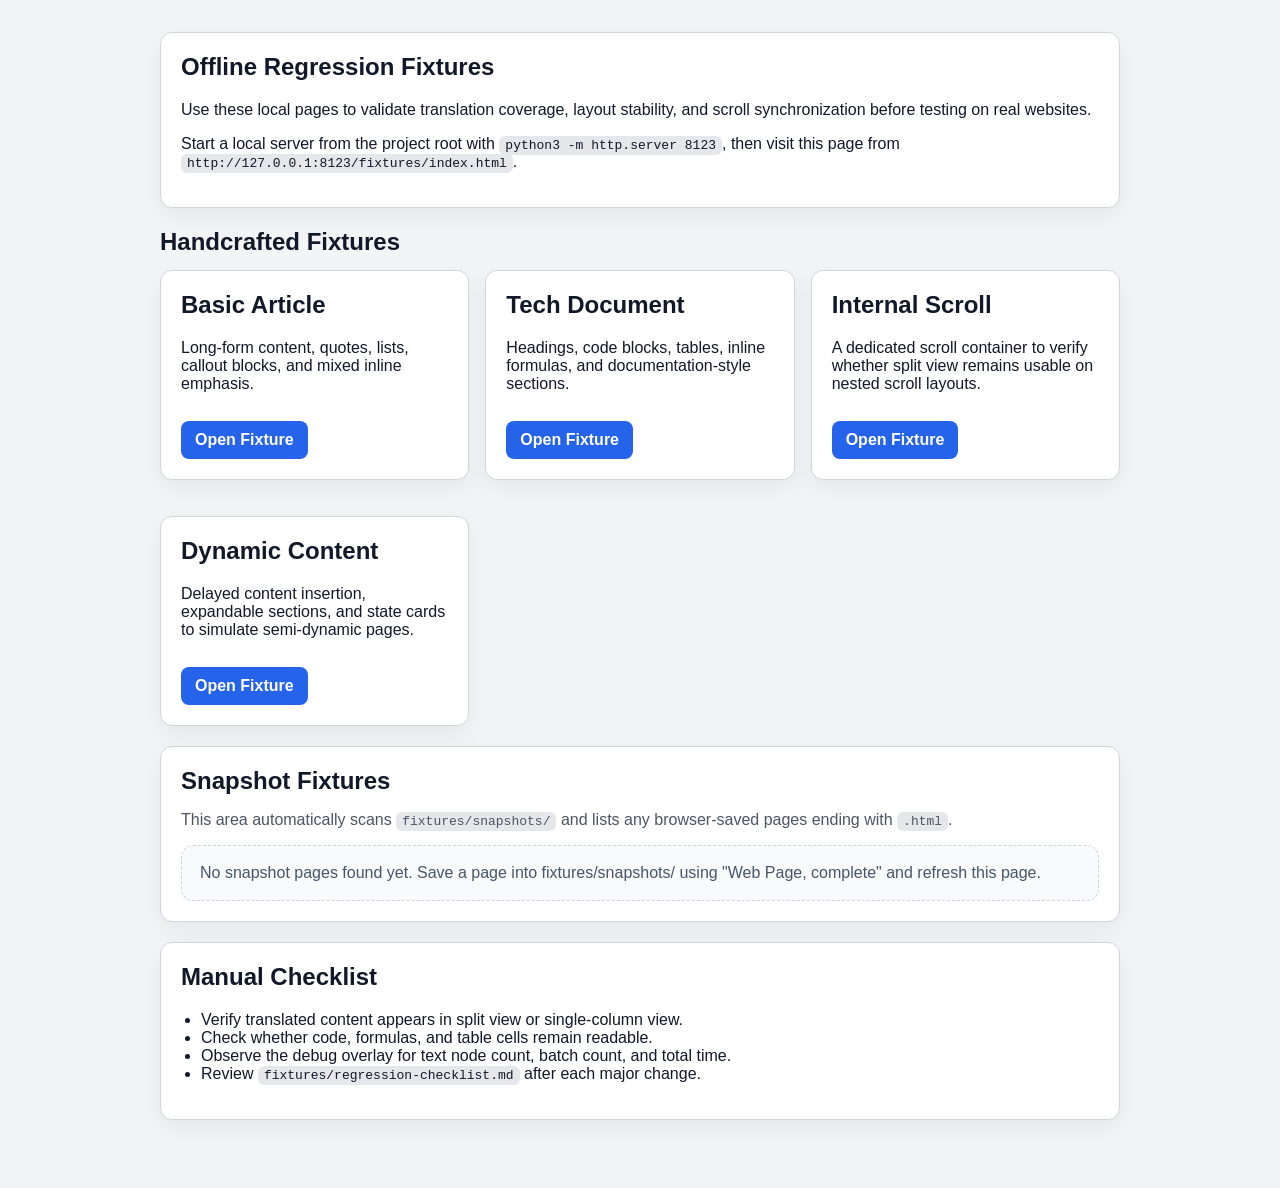
<file: fixtures/index.html>
<!DOCTYPE html>
<html lang="en">
<head>
  <meta charset="UTF-8">
  <meta name="viewport" content="width=device-width, initial-scale=1.0">
  <title>LLMPageTrans Offline Fixtures</title>
  <style>
    body {
      margin: 0;
      font-family: Arial, sans-serif;
      background: #f3f4f6;
      color: #111827;
    }

    main {
      max-width: 960px;
      margin: 0 auto;
      padding: 32px 20px 48px;
    }

    .hero,
    .card {
      background: #fff;
      border: 1px solid #d1d5db;
      border-radius: 12px;
      padding: 20px;
      margin-bottom: 20px;
      box-shadow: 0 8px 24px rgba(15, 23, 42, 0.06);
    }

    .grid {
      display: grid;
      grid-template-columns: repeat(auto-fit, minmax(260px, 1fr));
      gap: 16px;
    }

    h1, h2 {
      margin-top: 0;
    }

    a.button {
      display: inline-block;
      margin-top: 12px;
      padding: 10px 14px;
      border-radius: 8px;
      background: #2563eb;
      color: #fff;
      text-decoration: none;
      font-weight: bold;
    }

    code {
      background: #e5e7eb;
      padding: 2px 6px;
      border-radius: 6px;
    }

    ul {
      padding-left: 20px;
    }

    .section-title {
      margin-bottom: 14px;
    }

    .muted {
      color: #4b5563;
    }

    .empty-state {
      padding: 18px;
      border: 1px dashed #cbd5e1;
      border-radius: 12px;
      background: #f8fafc;
      color: #475569;
    }
  </style>
</head>
<body>
  <main>
    <section class="hero">
      <h1>Offline Regression Fixtures</h1>
      <p>Use these local pages to validate translation coverage, layout stability, and scroll synchronization before testing on real websites.</p>
      <p>Start a local server from the project root with <code>python3 -m http.server 8123</code>, then visit this page from <code>http://127.0.0.1:8123/fixtures/index.html</code>.</p>
    </section>

    <section>
      <h2 class="section-title">Handcrafted Fixtures</h2>
      <div class="grid">
      <article class="card">
        <h2>Basic Article</h2>
        <p>Long-form content, quotes, lists, callout blocks, and mixed inline emphasis.</p>
        <a class="button" href="./article-basic.html">Open Fixture</a>
      </article>

      <article class="card">
        <h2>Tech Document</h2>
        <p>Headings, code blocks, tables, inline formulas, and documentation-style sections.</p>
        <a class="button" href="./tech-doc.html">Open Fixture</a>
      </article>

      <article class="card">
        <h2>Internal Scroll</h2>
        <p>A dedicated scroll container to verify whether split view remains usable on nested scroll layouts.</p>
        <a class="button" href="./internal-scroll.html">Open Fixture</a>
      </article>

      <article class="card">
        <h2>Dynamic Content</h2>
        <p>Delayed content insertion, expandable sections, and state cards to simulate semi-dynamic pages.</p>
        <a class="button" href="./dynamic-content.html">Open Fixture</a>
      </article>
      </div>
    </section>

    <section class="card">
      <h2 class="section-title">Snapshot Fixtures</h2>
      <p class="muted">This area automatically scans <code>fixtures/snapshots/</code> and lists any browser-saved pages ending with <code>.html</code>.</p>
      <div id="snapshot-status" class="empty-state">Scanning snapshot directory...</div>
      <div id="snapshot-grid" class="grid" hidden></div>
    </section>

    <section class="card">
      <h2>Manual Checklist</h2>
      <ul>
        <li>Verify translated content appears in split view or single-column view.</li>
        <li>Check whether code, formulas, and table cells remain readable.</li>
        <li>Observe the debug overlay for text node count, batch count, and total time.</li>
        <li>Review <code>fixtures/regression-checklist.md</code> after each major change.</li>
      </ul>
    </section>
  </main>
  <script>
    function decodeSnapshotFileName(fileName) {
      try {
        return decodeURIComponent(fileName);
      } catch (_) {
        return fileName;
      }
    }

    function formatSnapshotTitle(fileName) {
      const decodedName = decodeSnapshotFileName(fileName);
      return decodedName
        .replace(/\.html$/i, '')
        .replace(/[_]+/g, ' ')
        .replace(/\s+/g, ' ')
        .trim();
    }

    async function loadSnapshotFixtures() {
      const statusElement = document.getElementById('snapshot-status');
      const gridElement = document.getElementById('snapshot-grid');

      try {
        const response = await fetch('./snapshots/');
        if (!response.ok) {
          throw new Error(`HTTP ${response.status}`);
        }

        const html = await response.text();
        const parser = new DOMParser();
        const directoryDoc = parser.parseFromString(html, 'text/html');
        const links = Array.from(directoryDoc.querySelectorAll('a'));
        const snapshotFiles = links
          .map((link) => link.getAttribute('href') || '')
          .filter((href) => href && !href.endsWith('/'))
          .filter((href) => /\.html$/i.test(href))
          .sort((a, b) => a.localeCompare(b));

        if (snapshotFiles.length === 0) {
          statusElement.textContent = 'No snapshot pages found yet. Save a page into fixtures/snapshots/ using "Web Page, complete" and refresh this page.';
          return;
        }

        gridElement.innerHTML = '';
        snapshotFiles.forEach((fileName) => {
          const decodedName = decodeSnapshotFileName(fileName);
          const article = document.createElement('article');
          article.className = 'card';

          const title = document.createElement('h2');
          title.textContent = formatSnapshotTitle(fileName);

          const description = document.createElement('p');
          description.textContent = 'Auto-discovered browser snapshot. Uses the original saved HTML and companion resource folder as-is.';

          const meta = document.createElement('p');
          meta.className = 'muted';
          meta.textContent = `Path: snapshots/${decodedName}`;

          const link = document.createElement('a');
          link.className = 'button';
          link.href = `./snapshots/${fileName}`;
          link.textContent = 'Open Snapshot';

          article.appendChild(title);
          article.appendChild(description);
          article.appendChild(meta);
          article.appendChild(link);
          gridElement.appendChild(article);
        });

        statusElement.hidden = true;
        gridElement.hidden = false;
      } catch (error) {
        statusElement.innerHTML = 'Failed to scan <code>fixtures/snapshots/</code>. Make sure you open this page through <code>python3 -m http.server 8123</code> or another server that exposes directory listing.';
        console.error('Failed to load snapshot fixtures:', error);
      }
    }

    loadSnapshotFixtures();
  </script>
</body>
</html>
</file>
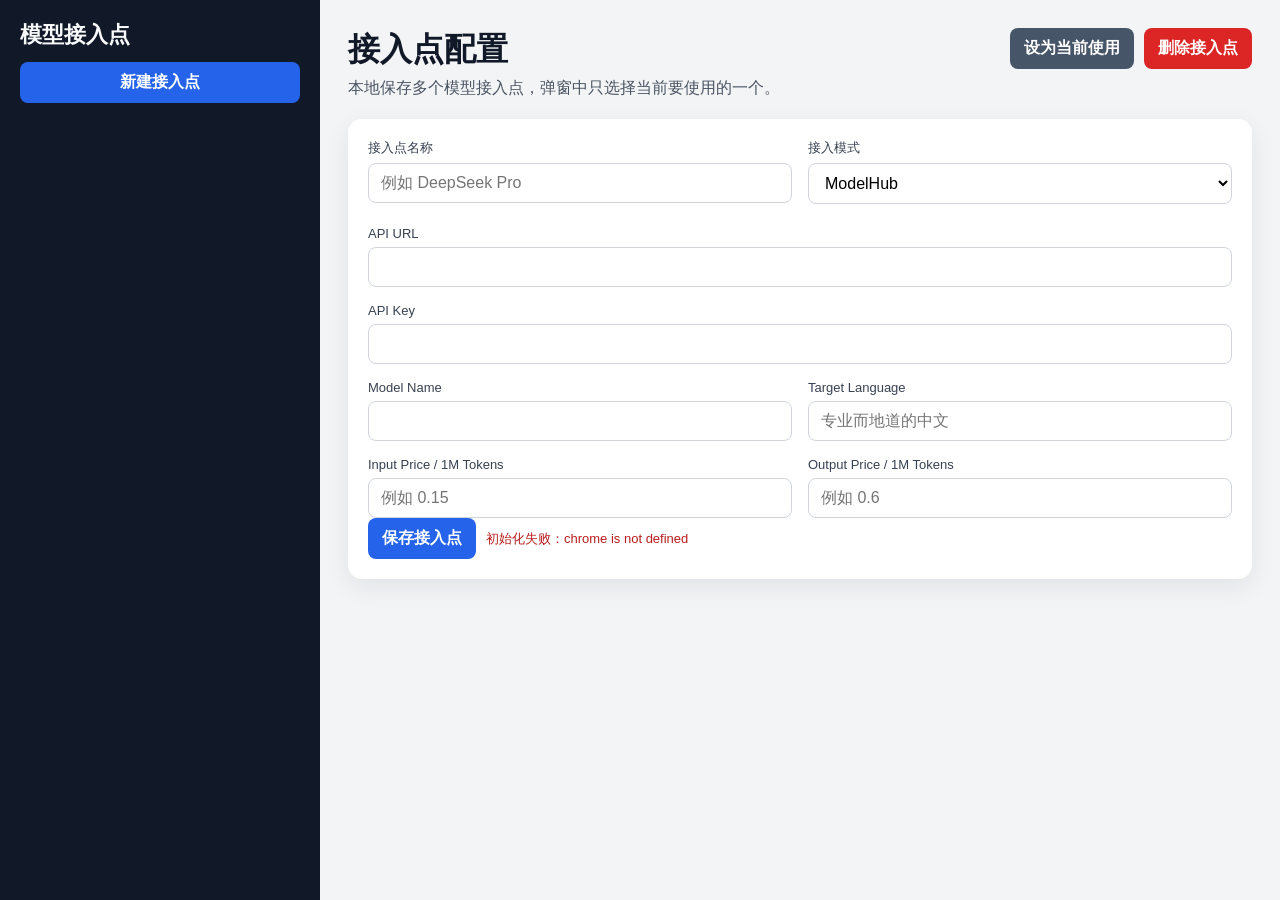
<file: endpoints.html>
<!DOCTYPE html>
<html lang="zh-CN">
<head>
  <meta charset="UTF-8">
  <title>模型接入点管理</title>
  <link rel="stylesheet" href="endpoints.css">
</head>
<body>
  <div class="page">
    <div class="sidebar">
      <div class="sidebar-header">
        <h2>模型接入点</h2>
        <button id="createEndpointBtn" type="button">新建接入点</button>
      </div>
      <div id="endpointList" class="endpoint-list"></div>
    </div>

    <div class="content">
      <div class="content-header">
        <div>
          <h1>接入点配置</h1>
          <p>本地保存多个模型接入点，弹窗中只选择当前要使用的一个。</p>
        </div>
        <div class="header-actions">
          <button id="setActiveBtn" type="button" class="secondary-button">设为当前使用</button>
          <button id="deleteEndpointBtn" type="button" class="danger-button">删除接入点</button>
        </div>
      </div>

      <div class="form-card">
        <div class="form-grid">
          <div class="form-group">
            <label for="endpointName">接入点名称</label>
            <input type="text" id="endpointName" placeholder="例如 DeepSeek Pro">
          </div>

          <div class="form-group">
            <label for="endpointMode">接入模式</label>
            <select id="endpointMode"></select>
            <div id="modeDescription" class="helper-text"></div>
          </div>

          <div class="form-group full-width">
            <label for="endpointUrl" id="endpointUrlLabel">API URL</label>
            <input type="text" id="endpointUrl">
          </div>

          <div class="form-group full-width">
            <label for="endpointApiKey" id="endpointApiKeyLabel">API Key</label>
            <input type="password" id="endpointApiKey">
          </div>

          <div class="form-group">
            <label for="endpointModelName" id="endpointModelLabel">Model Name</label>
            <input type="text" id="endpointModelName">
          </div>

          <div class="form-group">
            <label for="endpointTargetLang">Target Language</label>
            <input type="text" id="endpointTargetLang" placeholder="专业而地道的中文">
          </div>

          <div class="form-group">
            <label for="endpointInputPrice">Input Price / 1M Tokens</label>
            <input type="number" id="endpointInputPrice" min="0" step="0.0001" placeholder="例如 0.15">
          </div>

          <div class="form-group">
            <label for="endpointOutputPrice">Output Price / 1M Tokens</label>
            <input type="number" id="endpointOutputPrice" min="0" step="0.0001" placeholder="例如 0.6">
          </div>
        </div>

        <div class="footer-actions">
          <button id="saveEndpointBtn" type="button">保存接入点</button>
          <span id="status"></span>
        </div>
      </div>
    </div>
  </div>

  <script src="provider-config.js"></script>
  <script src="endpoint-storage.js"></script>
  <script src="endpoints.js"></script>
</body>
</html>
</file>
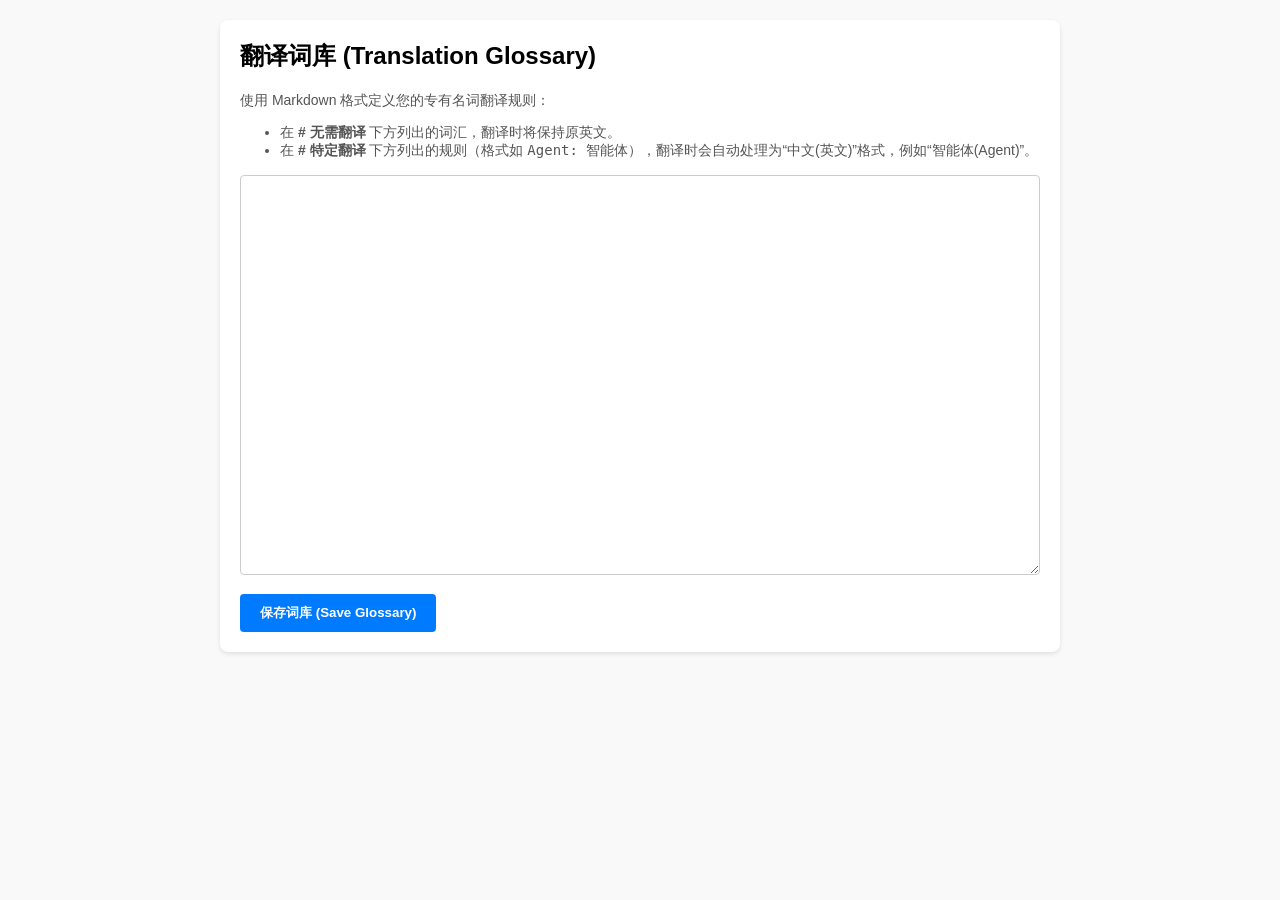
<file: glossary.html>
<!DOCTYPE html>
<html lang="en">
<head>
  <meta charset="UTF-8">
  <title>Translation Glossary Editor</title>
  <style>
    body {
      font-family: Arial, sans-serif;
      margin: 0;
      padding: 20px;
      background-color: #f9f9f9;
      display: flex;
      justify-content: center;
    }
    .container {
      width: 100%;
      max-width: 800px;
      background: white;
      padding: 20px;
      border-radius: 8px;
      box-shadow: 0 2px 4px rgba(0,0,0,0.1);
    }
    h2 { margin-top: 0; }
    .instructions {
      font-size: 14px;
      color: #555;
      margin-bottom: 15px;
    }
    textarea {
      width: 100%;
      height: 400px;
      font-family: monospace;
      font-size: 14px;
      padding: 10px;
      border: 1px solid #ccc;
      border-radius: 4px;
      box-sizing: border-box;
      resize: vertical;
    }
    .btn-container {
      margin-top: 15px;
      display: flex;
      align-items: center;
      gap: 15px;
    }
    button {
      padding: 10px 20px;
      background-color: #007bff;
      color: white;
      border: none;
      border-radius: 4px;
      cursor: pointer;
      font-weight: bold;
    }
    button:hover { background-color: #0056b3; }
    #status {
      color: green;
      font-size: 14px;
    }
  </style>
</head>
<body>
  <div class="container">
    <h2>翻译词库 (Translation Glossary)</h2>
    <div class="instructions">
      <p>使用 Markdown 格式定义您的专有名词翻译规则：</p>
      <ul>
        <li>在 <strong># 无需翻译</strong> 下方列出的词汇，翻译时将保持原英文。</li>
        <li>在 <strong># 特定翻译</strong> 下方列出的规则（格式如 <code>Agent: 智能体</code>），翻译时会自动处理为“中文(英文)”格式，例如“智能体(Agent)”。</li>
      </ul>
    </div>
    <textarea id="glossaryText"></textarea>
    <div class="btn-container">
      <button id="saveBtn">保存词库 (Save Glossary)</button>
      <span id="status"></span>
    </div>
  </div>
  <script src="glossary.js"></script>
</body>
</html>
</file>
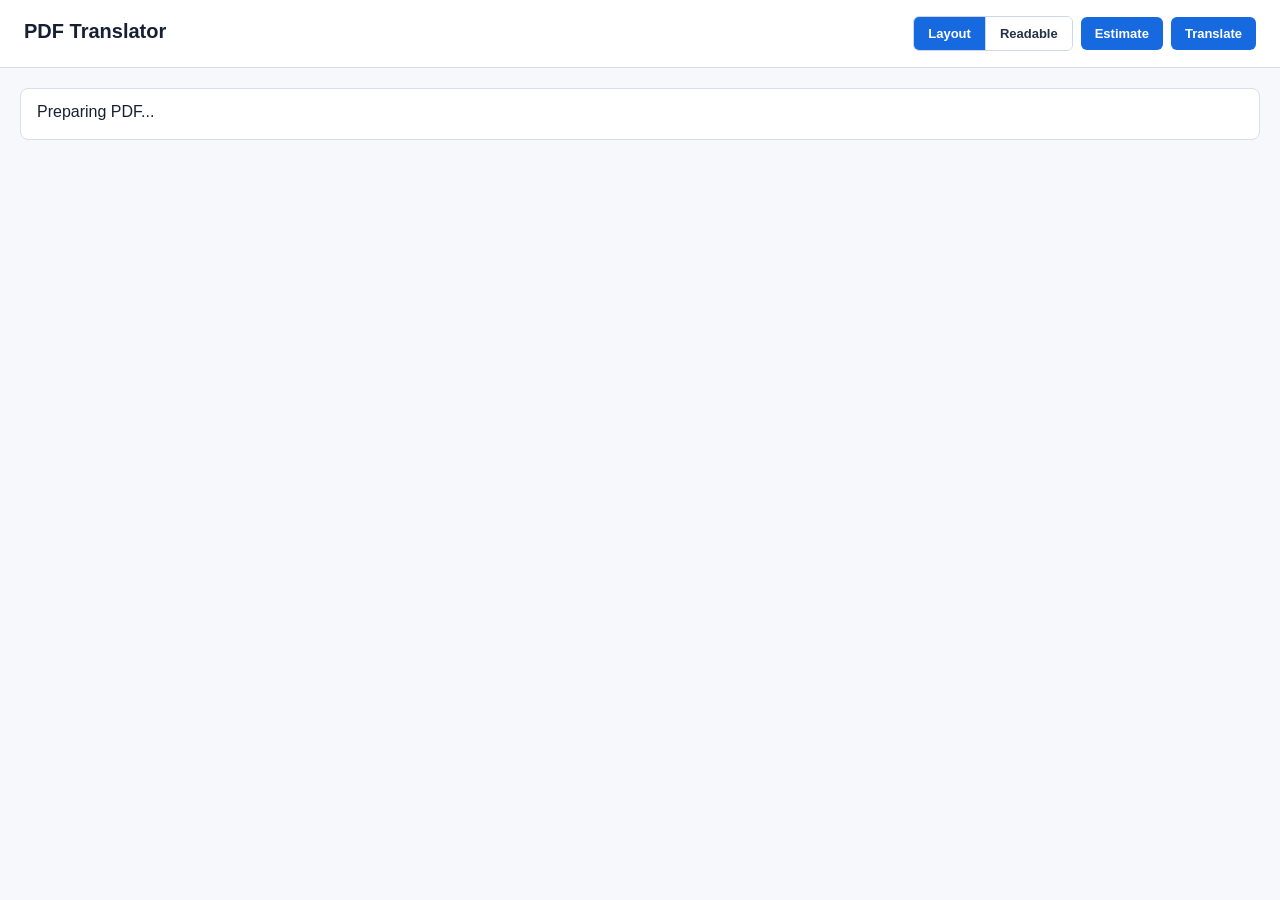
<file: pdf-viewer.html>
<!DOCTYPE html>
<html lang="zh-CN">
<head>
  <meta charset="UTF-8">
  <title>PDF Translator</title>
  <link rel="stylesheet" href="pdf-viewer.css">
</head>
<body>
  <header class="topbar">
    <div class="title-group">
      <h1>PDF Translator</h1>
      <div id="sourceLabel" class="source-label"></div>
    </div>
    <div class="actions">
      <div class="mode-toggle" role="group" aria-label="PDF display mode">
        <button id="layoutModeBtn" type="button" class="mode-button active">Layout</button>
        <button id="readableModeBtn" type="button" class="mode-button">Readable</button>
      </div>
      <button id="estimateBtn" type="button">Estimate</button>
      <button id="translateBtn" type="button">Translate</button>
    </div>
  </header>

  <main>
    <section id="statusPanel" class="status-panel">
      <div id="statusText">Preparing PDF...</div>
      <div id="progressText" class="muted"></div>
    </section>

    <section id="estimatePanel" class="estimate-panel" hidden></section>
    <section id="emptyPanel" class="empty-panel" hidden></section>
    <section id="pages" class="pages"></section>
  </main>

  <script src="pdf-text-utils.js"></script>
  <script type="module" src="pdf-viewer.js"></script>
</body>
</html>
</file>
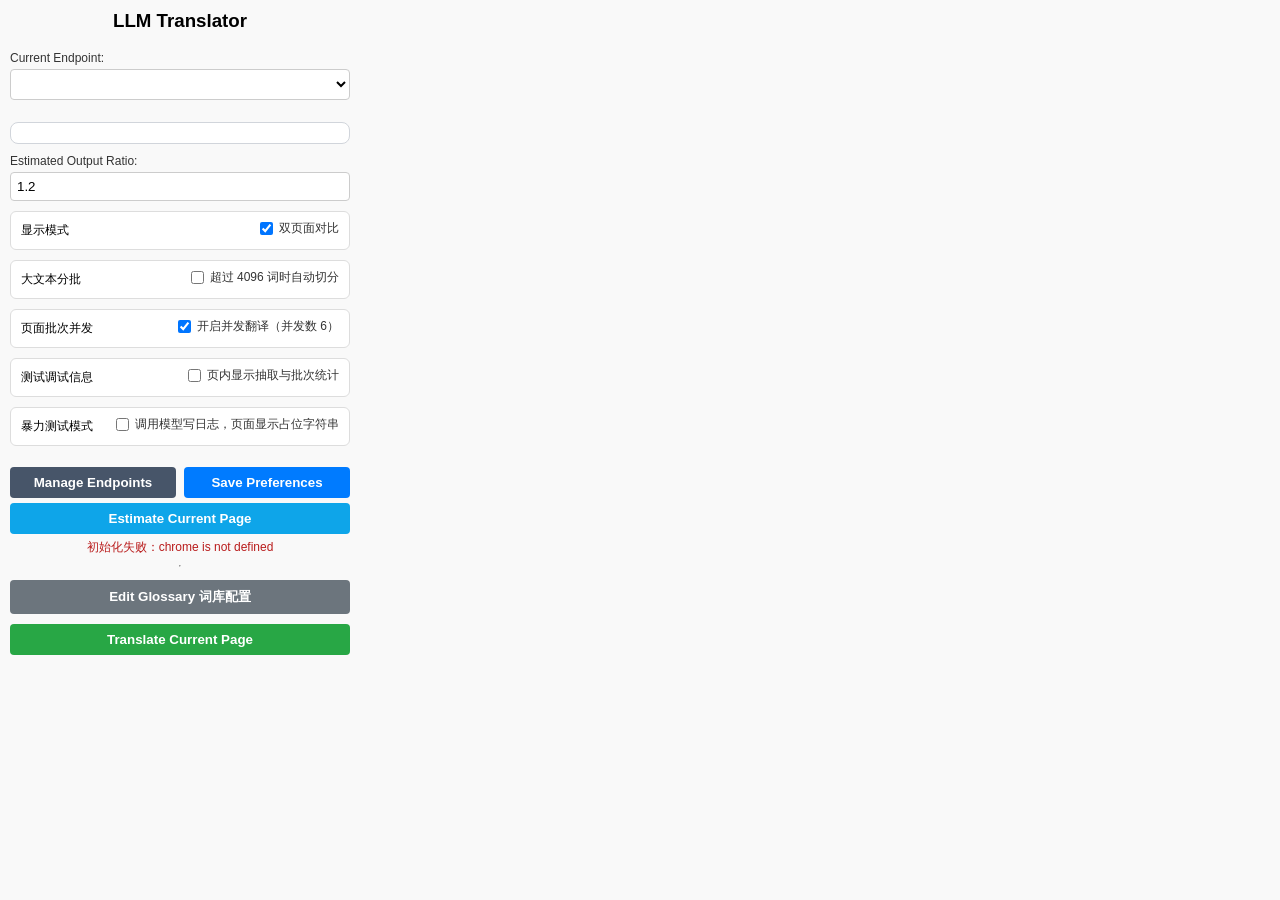
<file: popup.html>
<!DOCTYPE html>
<html lang="zh-CN">
<head>
  <meta charset="UTF-8">
  <title>LLM Translator Config</title>
  <link rel="stylesheet" href="popup.css">
</head>
<body>
  <div class="container">
    <h3>LLM Translator</h3>

    <div class="form-group">
      <label for="endpointSelect">Current Endpoint:</label>
      <select id="endpointSelect"></select>
      <div id="endpointDescription" class="helper-text"></div>
    </div>

    <div class="form-group">
      <div id="endpointSummary" class="result-card"></div>
    </div>

    <div class="form-group">
      <label for="estimatedOutputRatio">Estimated Output Ratio:</label>
      <input type="number" id="estimatedOutputRatio" min="0.5" step="0.1" value="1.2">
    </div>

    <div class="toggle-row">
      <span>显示模式</span>
      <label class="switch-label" for="splitViewEnabled">
        <input type="checkbox" id="splitViewEnabled" checked>
        <span>双页面对比</span>
      </label>
    </div>

    <div class="toggle-row">
      <span>大文本分批</span>
      <label class="switch-label" for="enablePromptChunking">
        <input type="checkbox" id="enablePromptChunking">
        <span>超过 4096 词时自动切分</span>
      </label>
    </div>

    <div class="toggle-row">
      <span>页面批次并发</span>
      <label class="switch-label" for="enableBatchConcurrency">
        <input type="checkbox" id="enableBatchConcurrency" checked>
        <span>开启并发翻译（并发数 6）</span>
      </label>
    </div>

    <div class="toggle-row">
      <span>测试调试信息</span>
      <label class="switch-label" for="enableDebugOverlay">
        <input type="checkbox" id="enableDebugOverlay">
        <span>页内显示抽取与批次统计</span>
      </label>
    </div>

    <div class="toggle-row">
      <span>暴力测试模式</span>
      <label class="switch-label" for="enableBrutalTestMode">
        <input type="checkbox" id="enableBrutalTestMode">
        <span>调用模型写日志，页面显示占位字符串</span>
      </label>
    </div>

    <div class="button-row">
      <button id="manageEndpointsBtn" type="button" class="secondary-button">Manage Endpoints</button>
      <button id="saveBtn" type="button">Save Preferences</button>
    </div>
    <button id="estimateBtn" type="button">Estimate Current Page</button>
    <div id="estimateResult" class="result-card" hidden></div>
    <div id="status"></div>

    <hr>
    
    <button id="editGlossaryBtn" style="background-color: #6c757d; margin-bottom: 5px;">Edit Glossary 词库配置</button>
    <button id="translateBtn">Translate Current Page</button>
  </div>
  <script src="provider-config.js"></script>
  <script src="endpoint-storage.js"></script>
  <script src="pdf-source-utils.js"></script>
  <script src="popup.js"></script>
</body>
</html>
</file>
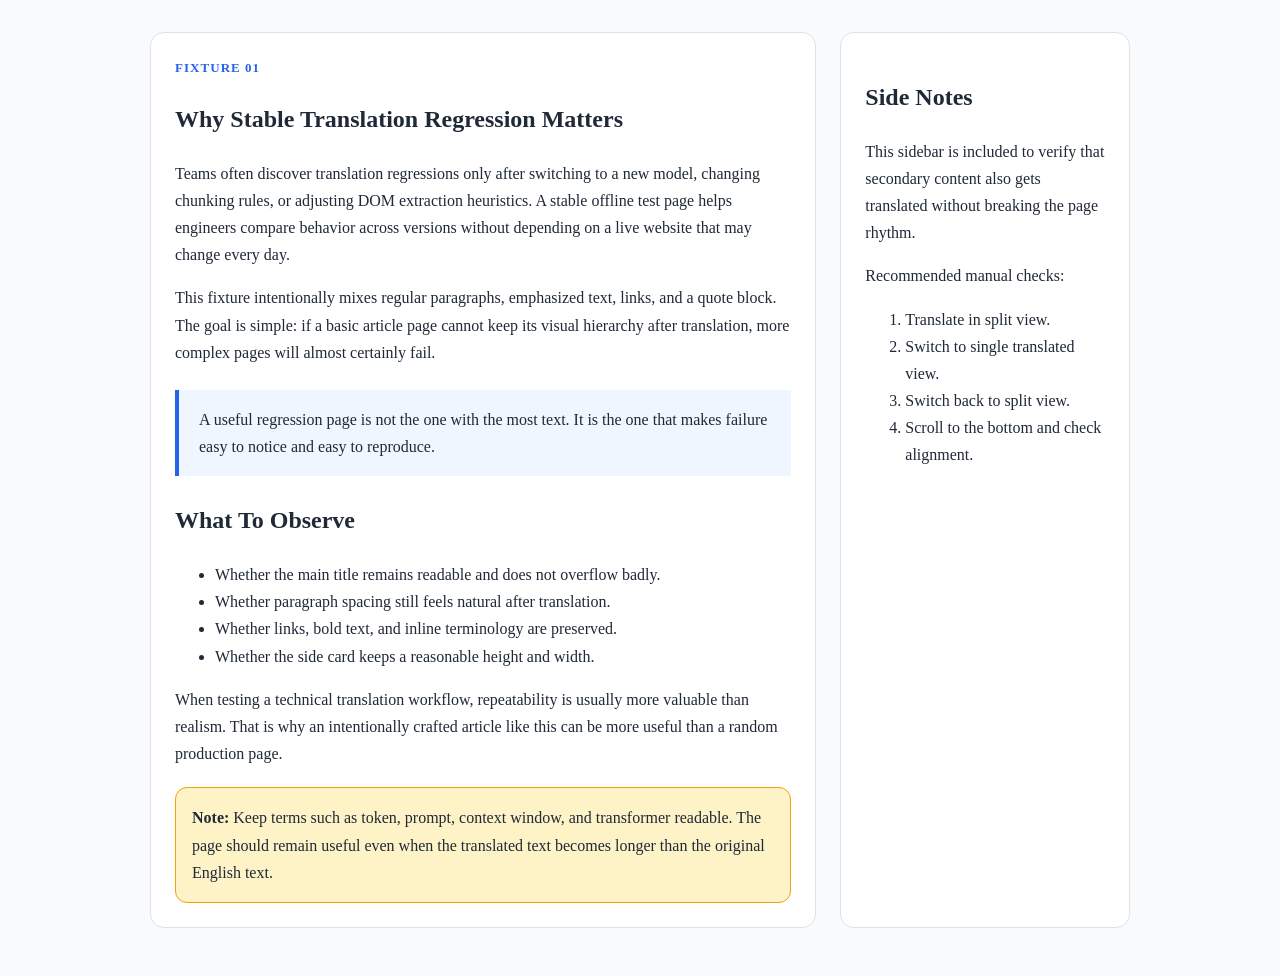
<file: fixtures/article-basic.html>
<!DOCTYPE html>
<html lang="en">
<head>
  <meta charset="UTF-8">
  <meta name="viewport" content="width=device-width, initial-scale=1.0">
  <title>Fixture: Basic Article</title>
  <style>
    body {
      margin: 0;
      font-family: Georgia, serif;
      line-height: 1.7;
      color: #1f2937;
      background: #f8fafc;
    }

    .layout {
      max-width: 980px;
      margin: 0 auto;
      padding: 32px 20px 48px;
      display: grid;
      grid-template-columns: 2.3fr 1fr;
      gap: 24px;
    }

    article,
    aside {
      background: #fff;
      border: 1px solid #dbe2ea;
      border-radius: 14px;
      padding: 24px;
    }

    .eyebrow {
      color: #2563eb;
      font-size: 13px;
      font-weight: bold;
      text-transform: uppercase;
      letter-spacing: 0.08em;
    }

    blockquote {
      margin: 24px 0;
      padding: 16px 20px;
      border-left: 4px solid #2563eb;
      background: #eff6ff;
    }

    .callout {
      background: #fef3c7;
      border: 1px solid #f59e0b;
      border-radius: 12px;
      padding: 16px;
      margin-top: 20px;
    }
  </style>
</head>
<body>
  <div class="layout">
    <article>
      <div class="eyebrow">Fixture 01</div>
      <h1>Why Stable Translation Regression Matters</h1>
      <p>Teams often discover translation regressions only after switching to a new model, changing chunking rules, or adjusting DOM extraction heuristics. A stable offline test page helps engineers compare behavior across versions without depending on a live website that may change every day.</p>
      <p>This fixture intentionally mixes regular paragraphs, emphasized text, links, and a quote block. The goal is simple: if a basic article page cannot keep its visual hierarchy after translation, more complex pages will almost certainly fail.</p>
      <blockquote>
        A useful regression page is not the one with the most text. It is the one that makes failure easy to notice and easy to reproduce.
      </blockquote>
      <h2>What To Observe</h2>
      <ul>
        <li>Whether the main title remains readable and does not overflow badly.</li>
        <li>Whether paragraph spacing still feels natural after translation.</li>
        <li>Whether links, bold text, and inline terminology are preserved.</li>
        <li>Whether the side card keeps a reasonable height and width.</li>
      </ul>
      <p>When testing a technical translation workflow, repeatability is usually more valuable than realism. That is why an intentionally crafted article like this can be more useful than a random production page.</p>
      <div class="callout">
        <strong>Note:</strong> Keep terms such as token, prompt, context window, and transformer readable. The page should remain useful even when the translated text becomes longer than the original English text.
      </div>
    </article>

    <aside>
      <h2>Side Notes</h2>
      <p>This sidebar is included to verify that secondary content also gets translated without breaking the page rhythm.</p>
      <p>Recommended manual checks:</p>
      <ol>
        <li>Translate in split view.</li>
        <li>Switch to single translated view.</li>
        <li>Switch back to split view.</li>
        <li>Scroll to the bottom and check alignment.</li>
      </ol>
    </aside>
  </div>
</body>
</html>
</file>
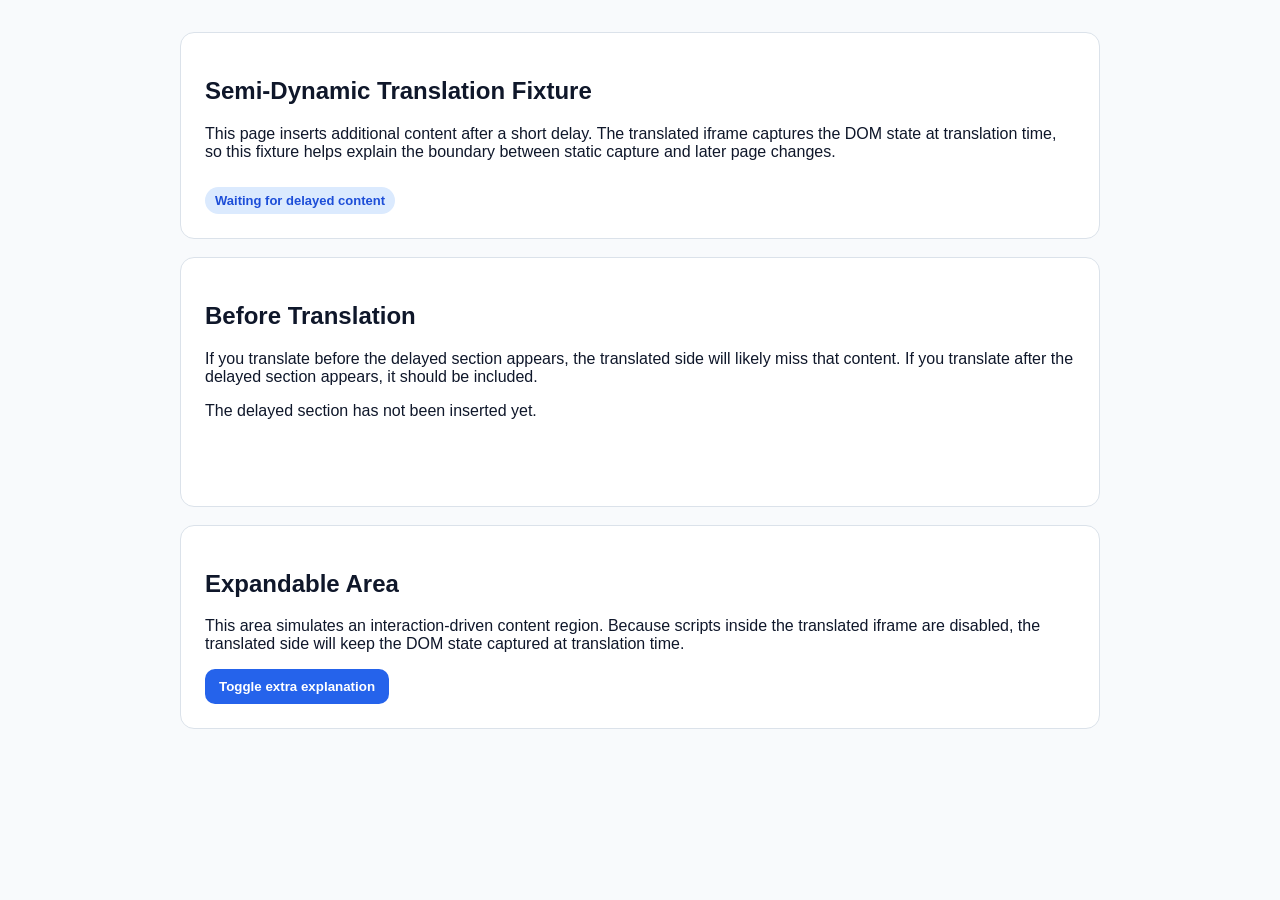
<file: fixtures/dynamic-content.html>
<!DOCTYPE html>
<html lang="en">
<head>
  <meta charset="UTF-8">
  <meta name="viewport" content="width=device-width, initial-scale=1.0">
  <title>Fixture: Dynamic Content</title>
  <style>
    body {
      margin: 0;
      font-family: Arial, sans-serif;
      background: #f8fafc;
      color: #0f172a;
    }

    main {
      max-width: 920px;
      margin: 0 auto;
      padding: 32px 20px 56px;
    }

    .hero,
    .panel {
      background: #fff;
      border: 1px solid #dbe2ea;
      border-radius: 14px;
      padding: 24px;
      margin-bottom: 18px;
    }

    .status {
      display: inline-block;
      margin-top: 10px;
      padding: 6px 10px;
      border-radius: 999px;
      background: #dbeafe;
      color: #1d4ed8;
      font-size: 13px;
      font-weight: bold;
    }

    button {
      padding: 10px 14px;
      border: none;
      border-radius: 10px;
      background: #2563eb;
      color: white;
      font-weight: bold;
      cursor: pointer;
    }

    #delayed-content {
      min-height: 80px;
    }

    #extra-panel {
      display: none;
    }
  </style>
</head>
<body>
  <main>
    <section class="hero">
      <h1>Semi-Dynamic Translation Fixture</h1>
      <p>This page inserts additional content after a short delay. The translated iframe captures the DOM state at translation time, so this fixture helps explain the boundary between static capture and later page changes.</p>
      <span id="load-status" class="status">Waiting for delayed content</span>
    </section>

    <section class="panel">
      <h2>Before Translation</h2>
      <p>If you translate before the delayed section appears, the translated side will likely miss that content. If you translate after the delayed section appears, it should be included.</p>
      <div id="delayed-content">
        <p>The delayed section has not been inserted yet.</p>
      </div>
    </section>

    <section class="panel">
      <h2>Expandable Area</h2>
      <p>This area simulates an interaction-driven content region. Because scripts inside the translated iframe are disabled, the translated side will keep the DOM state captured at translation time.</p>
      <button id="toggle-extra" type="button">Toggle extra explanation</button>
      <div id="extra-panel">
        <p>Interactive areas are useful test cases because they reveal an intentional product trade-off: layout stability is favored over live interactivity inside the translated clone.</p>
      </div>
    </section>
  </main>

  <script>
    const delayedContent = document.getElementById('delayed-content');
    const loadStatus = document.getElementById('load-status');
    const extraPanel = document.getElementById('extra-panel');
    const toggleButton = document.getElementById('toggle-extra');

    window.setTimeout(() => {
      delayedContent.innerHTML = '<p>Delayed content is now visible. Use this block to verify whether translation happened before or after dynamic content finished rendering.</p><p>Regression note: pages with lazy sections may need a refresh or a re-translate action once the DOM becomes stable.</p>';
      loadStatus.textContent = 'Delayed content loaded';
    }, 1800);

    toggleButton.addEventListener('click', () => {
      extraPanel.style.display = extraPanel.style.display === 'block' ? 'none' : 'block';
    });
  </script>
</body>
</html>
</file>
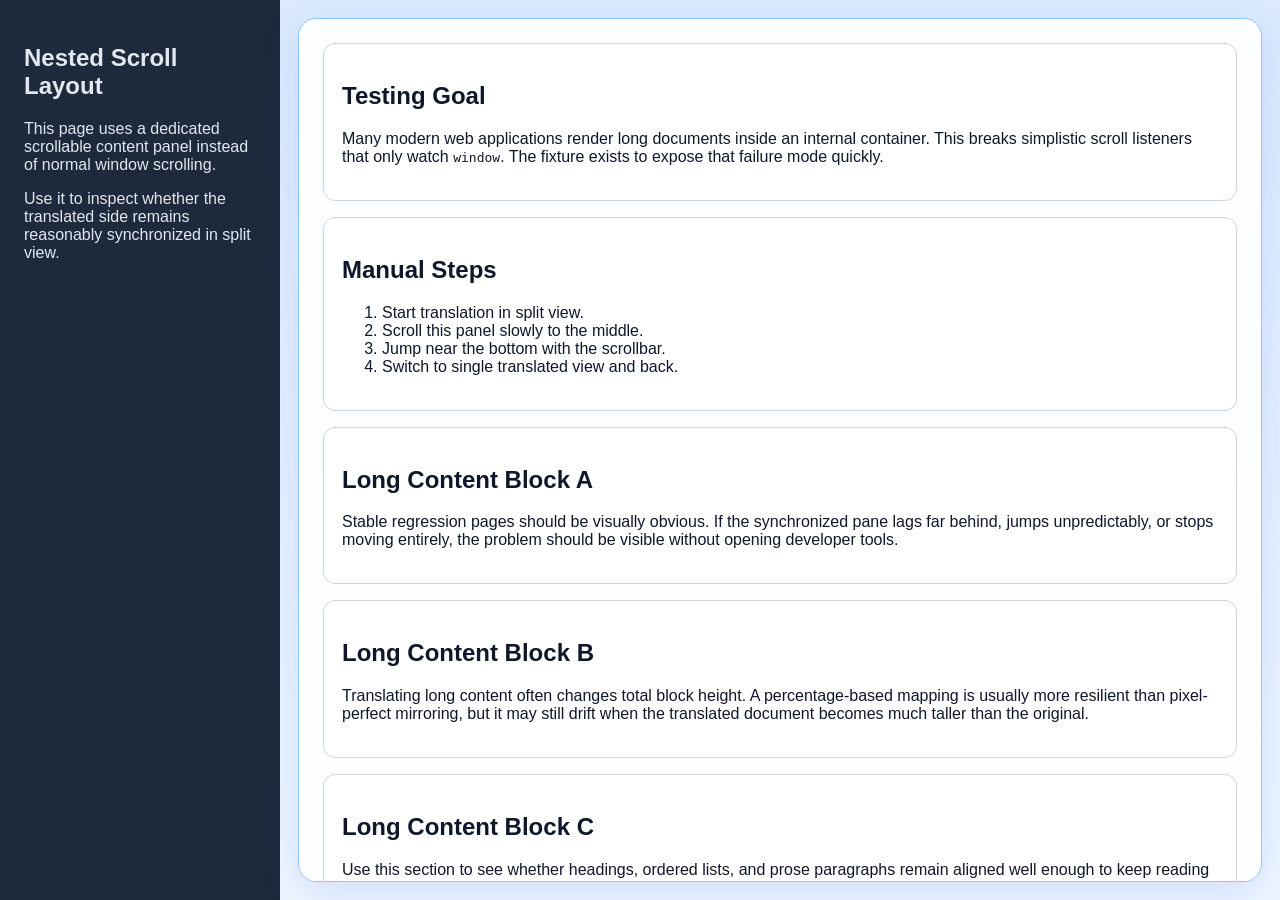
<file: fixtures/internal-scroll.html>
<!DOCTYPE html>
<html lang="en">
<head>
  <meta charset="UTF-8">
  <meta name="viewport" content="width=device-width, initial-scale=1.0">
  <title>Fixture: Internal Scroll</title>
  <style>
    body {
      margin: 0;
      font-family: Arial, sans-serif;
      background: linear-gradient(180deg, #dbeafe 0%, #eff6ff 100%);
      color: #0f172a;
      height: 100vh;
      overflow: hidden;
    }

    .shell {
      height: 100vh;
      display: grid;
      grid-template-columns: 280px 1fr;
    }

    aside {
      padding: 24px;
      background: #1e293b;
      color: #e2e8f0;
    }

    .scroll-panel {
      margin: 18px;
      padding: 24px;
      overflow-y: auto;
      border-radius: 18px;
      border: 1px solid #93c5fd;
      background: rgba(255, 255, 255, 0.9);
      box-shadow: 0 12px 40px rgba(37, 99, 235, 0.15);
    }

    .card {
      padding: 18px;
      margin-bottom: 16px;
      border: 1px solid #cbd5e1;
      border-radius: 12px;
      background: #fff;
    }
  </style>
</head>
<body>
  <div class="shell">
    <aside>
      <h1>Nested Scroll Layout</h1>
      <p>This page uses a dedicated scrollable content panel instead of normal window scrolling.</p>
      <p>Use it to inspect whether the translated side remains reasonably synchronized in split view.</p>
    </aside>

    <main class="scroll-panel">
      <div class="card">
        <h2>Testing Goal</h2>
        <p>Many modern web applications render long documents inside an internal container. This breaks simplistic scroll listeners that only watch <code>window</code>. The fixture exists to expose that failure mode quickly.</p>
      </div>

      <div class="card">
        <h2>Manual Steps</h2>
        <ol>
          <li>Start translation in split view.</li>
          <li>Scroll this panel slowly to the middle.</li>
          <li>Jump near the bottom with the scrollbar.</li>
          <li>Switch to single translated view and back.</li>
        </ol>
      </div>

      <div class="card">
        <h2>Long Content Block A</h2>
        <p>Stable regression pages should be visually obvious. If the synchronized pane lags far behind, jumps unpredictably, or stops moving entirely, the problem should be visible without opening developer tools.</p>
      </div>

      <div class="card">
        <h2>Long Content Block B</h2>
        <p>Translating long content often changes total block height. A percentage-based mapping is usually more resilient than pixel-perfect mirroring, but it may still drift when the translated document becomes much taller than the original.</p>
      </div>

      <div class="card">
        <h2>Long Content Block C</h2>
        <p>Use this section to see whether headings, ordered lists, and prose paragraphs remain aligned well enough to keep reading comfortable in split view mode.</p>
      </div>

      <div class="card">
        <h2>Long Content Block D</h2>
        <p>The exact implementation does not need to be perfect. It only needs to be stable, explainable, and easy to regress-test after future changes.</p>
      </div>

      <div class="card">
        <h2>Bottom Marker</h2>
        <p>You reached the end of the internal scroll fixture. If the translated pane is also near the end, the current scroll sync strategy is at least usable for this case.</p>
      </div>
    </main>
  </div>
</body>
</html>
</file>
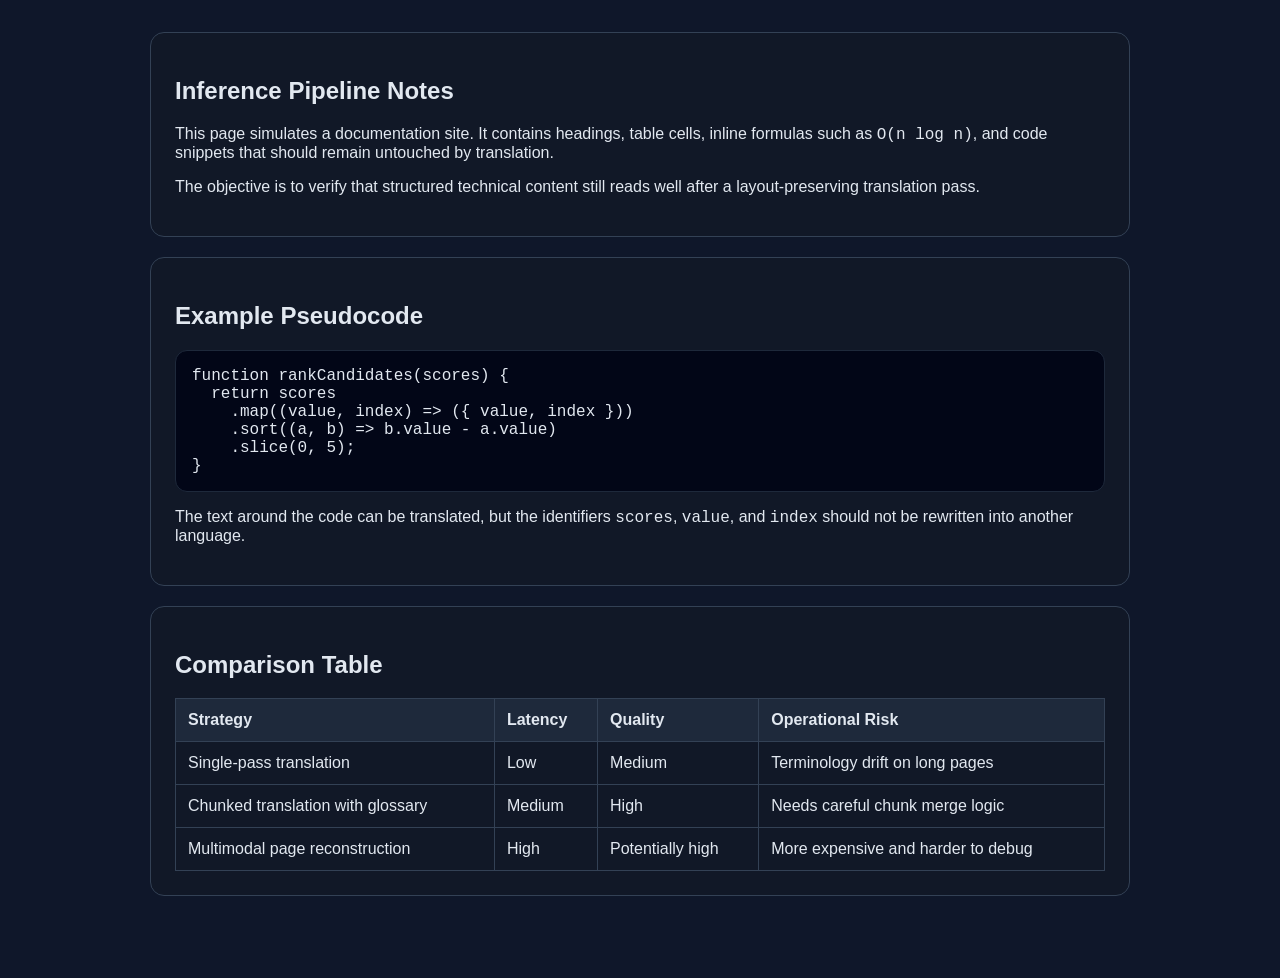
<file: fixtures/tech-doc.html>
<!DOCTYPE html>
<html lang="en">
<head>
  <meta charset="UTF-8">
  <meta name="viewport" content="width=device-width, initial-scale=1.0">
  <title>Fixture: Tech Document</title>
  <style>
    body {
      margin: 0;
      font-family: Arial, sans-serif;
      background: #0f172a;
      color: #e2e8f0;
    }

    main {
      max-width: 980px;
      margin: 0 auto;
      padding: 32px 20px 56px;
    }

    section {
      background: #111827;
      border: 1px solid #334155;
      border-radius: 14px;
      padding: 24px;
      margin-bottom: 20px;
    }

    code,
    pre {
      font-family: ui-monospace, SFMono-Regular, Menlo, Monaco, Consolas, monospace;
    }

    pre {
      overflow-x: auto;
      padding: 16px;
      background: #020617;
      border-radius: 12px;
      border: 1px solid #1e293b;
    }

    table {
      width: 100%;
      border-collapse: collapse;
      margin-top: 16px;
    }

    th, td {
      border: 1px solid #334155;
      padding: 12px;
      text-align: left;
    }

    th {
      background: #1e293b;
    }
  </style>
</head>
<body>
  <main>
    <section>
      <h1>Inference Pipeline Notes</h1>
      <p>This page simulates a documentation site. It contains headings, table cells, inline formulas such as <code>O(n log n)</code>, and code snippets that should remain untouched by translation.</p>
      <p>The objective is to verify that structured technical content still reads well after a layout-preserving translation pass.</p>
    </section>

    <section>
      <h2>Example Pseudocode</h2>
      <pre><code>function rankCandidates(scores) {
  return scores
    .map((value, index) => ({ value, index }))
    .sort((a, b) => b.value - a.value)
    .slice(0, 5);
}</code></pre>
      <p>The text around the code can be translated, but the identifiers <code>scores</code>, <code>value</code>, and <code>index</code> should not be rewritten into another language.</p>
    </section>

    <section>
      <h2>Comparison Table</h2>
      <table>
        <thead>
          <tr>
            <th>Strategy</th>
            <th>Latency</th>
            <th>Quality</th>
            <th>Operational Risk</th>
          </tr>
        </thead>
        <tbody>
          <tr>
            <td>Single-pass translation</td>
            <td>Low</td>
            <td>Medium</td>
            <td>Terminology drift on long pages</td>
          </tr>
          <tr>
            <td>Chunked translation with glossary</td>
            <td>Medium</td>
            <td>High</td>
            <td>Needs careful chunk merge logic</td>
          </tr>
          <tr>
            <td>Multimodal page reconstruction</td>
            <td>High</td>
            <td>Potentially high</td>
            <td>More expensive and harder to debug</td>
          </tr>
        </tbody>
      </table>
    </section>
  </main>
</body>
</html>
</file>
<file: endpoints.css>
body {
  margin: 0;
  font-family: Arial, sans-serif;
  background: #f3f4f6;
  color: #111827;
}

.page {
  display: grid;
  grid-template-columns: 320px 1fr;
  min-height: 100vh;
}

.sidebar {
  background: #111827;
  color: #f9fafb;
  padding: 20px;
}

.sidebar-header {
  display: flex;
  flex-direction: column;
  gap: 12px;
  margin-bottom: 18px;
}

.sidebar-header h2 {
  margin: 0;
  font-size: 22px;
}

.endpoint-list {
  display: flex;
  flex-direction: column;
  gap: 10px;
}

.endpoint-item {
  padding: 12px;
  border: 1px solid rgba(255, 255, 255, 0.12);
  border-radius: 10px;
  background: rgba(255, 255, 255, 0.04);
  cursor: pointer;
}

.endpoint-item.active {
  border-color: #60a5fa;
  background: rgba(96, 165, 250, 0.16);
}

.endpoint-name {
  font-weight: bold;
  margin-bottom: 4px;
}

.endpoint-meta {
  font-size: 12px;
  color: #cbd5e1;
}

.content {
  padding: 28px;
}

.content-header {
  display: flex;
  justify-content: space-between;
  gap: 16px;
  align-items: flex-start;
  margin-bottom: 20px;
}

.content-header h1 {
  margin: 0 0 6px;
}

.content-header p {
  margin: 0;
  color: #4b5563;
}

.header-actions,
.footer-actions {
  display: flex;
  gap: 10px;
  align-items: center;
}

.form-card {
  background: #fff;
  border-radius: 14px;
  padding: 20px;
  box-shadow: 0 8px 24px rgba(15, 23, 42, 0.08);
}

.form-grid {
  display: grid;
  grid-template-columns: repeat(2, minmax(0, 1fr));
  gap: 16px;
}

.form-group {
  display: flex;
  flex-direction: column;
  gap: 6px;
}

.form-group.full-width {
  grid-column: 1 / -1;
}

label {
  font-size: 13px;
  color: #374151;
}

input,
select,
button {
  font: inherit;
}

input,
select {
  padding: 10px 12px;
  border: 1px solid #d1d5db;
  border-radius: 8px;
  background: #fff;
}

button {
  border: none;
  border-radius: 8px;
  padding: 10px 14px;
  background: #2563eb;
  color: #fff;
  font-weight: bold;
  cursor: pointer;
}

button:hover {
  background: #1d4ed8;
}

.secondary-button {
  background: #475569;
}

.secondary-button:hover {
  background: #334155;
}

.danger-button {
  background: #dc2626;
}

.danger-button:hover {
  background: #b91c1c;
}

.helper-text {
  font-size: 12px;
  color: #6b7280;
  line-height: 1.5;
}

#status {
  font-size: 13px;
  color: #166534;
}

@media (max-width: 980px) {
  .page {
    grid-template-columns: 1fr;
  }

  .form-grid {
    grid-template-columns: 1fr;
  }
}
</file>
<file: pdf-viewer.css>
:root {
  color-scheme: light;
  font-family: -apple-system, BlinkMacSystemFont, "Segoe UI", sans-serif;
  background: #f7f8fb;
  color: #172033;
}

* {
  box-sizing: border-box;
}

body {
  margin: 0;
  min-width: 760px;
}

.topbar {
  position: sticky;
  top: 0;
  z-index: 5;
  display: flex;
  align-items: center;
  justify-content: space-between;
  gap: 24px;
  padding: 16px 24px;
  background: #ffffff;
  border-bottom: 1px solid #d9deea;
}

.title-group {
  min-width: 0;
}

h1 {
  margin: 0;
  font-size: 20px;
  line-height: 1.25;
}

.source-label {
  margin-top: 4px;
  max-width: 72vw;
  overflow: hidden;
  color: #5f6b7d;
  font-size: 12px;
  line-height: 1.4;
  text-overflow: ellipsis;
  white-space: nowrap;
}

.actions {
  display: flex;
  align-items: center;
  gap: 8px;
  flex: 0 0 auto;
}

button {
  border: 0;
  border-radius: 6px;
  padding: 9px 14px;
  background: #1769e0;
  color: #ffffff;
  cursor: pointer;
  font-size: 13px;
  font-weight: 650;
}

.mode-toggle {
  display: inline-flex;
  overflow: hidden;
  border: 1px solid #cfd7e6;
  border-radius: 6px;
  background: #ffffff;
}

.mode-button {
  border-radius: 0;
  border-right: 1px solid #cfd7e6;
  background: #ffffff;
  color: #253247;
}

.mode-button:last-child {
  border-right: 0;
}

.mode-button.active {
  background: #1769e0;
  color: #ffffff;
}

button:disabled {
  cursor: not-allowed;
  opacity: 0.55;
}

button.secondary {
  background: #eef2f7;
  color: #253247;
}

main {
  width: min(1280px, calc(100vw - 40px));
  margin: 20px auto 40px;
}

.status-panel,
.estimate-panel,
.empty-panel {
  margin-bottom: 16px;
  border: 1px solid #d9deea;
  border-radius: 8px;
  padding: 14px 16px;
  background: #ffffff;
}

.status-panel.error,
.empty-panel {
  border-color: #f1b7b7;
  background: #fff5f5;
  color: #8f1d1d;
}

.muted {
  margin-top: 4px;
  color: #657386;
  font-size: 12px;
}

.estimate-grid {
  display: grid;
  grid-template-columns: repeat(auto-fit, minmax(190px, 1fr));
  gap: 8px 18px;
  font-size: 13px;
}

.estimate-item strong {
  display: block;
  color: #5f6b7d;
  font-size: 11px;
  font-weight: 650;
  text-transform: uppercase;
}

.estimate-warning {
  margin-top: 10px;
  color: #9a5b00;
  font-size: 13px;
}

.pages {
  display: flex;
  flex-direction: column;
  gap: 18px;
}

.layout-mode {
  gap: 28px;
}

.page {
  border: 1px solid #d9deea;
  border-radius: 8px;
  background: #ffffff;
  overflow: hidden;
}

.page-header {
  display: flex;
  justify-content: space-between;
  gap: 12px;
  padding: 12px 16px;
  border-bottom: 1px solid #e7ebf3;
  background: #fbfcff;
  color: #253247;
  font-size: 13px;
  font-weight: 650;
}

.page-status {
  color: #657386;
  font-weight: 500;
}

.block-grid {
  display: grid;
  grid-template-columns: minmax(0, 1fr) minmax(0, 1fr);
}

.block {
  display: contents;
}

.source-block,
.translated-block {
  min-height: 44px;
  padding: 12px 16px;
  border-bottom: 1px solid #eef1f6;
  line-height: 1.55;
  white-space: pre-wrap;
}

.source-block {
  border-right: 1px solid #eef1f6;
  color: #243044;
}

.translated-block {
  color: #193b2f;
  background: #fbfffd;
}

.translated-block.pending {
  color: #798497;
}

.page-empty {
  padding: 16px;
  color: #657386;
  font-size: 13px;
}

.layout-page-pair {
  border: 1px solid #d9deea;
  border-radius: 8px;
  background: #ffffff;
  overflow: hidden;
}

.layout-pair-header {
  border-bottom: 1px solid #d9deea;
}

.layout-pair-body {
  display: grid;
  grid-template-columns: minmax(0, 1fr) minmax(0, 1fr);
  gap: 18px;
  overflow-x: auto;
  padding: 16px;
  background: #f4f6fa;
}

.pdf-page-shell {
  min-width: 0;
}

.layout-column-title {
  margin-bottom: 8px;
  color: #5f6b7d;
  font-size: 12px;
  font-weight: 700;
  text-transform: uppercase;
}

.pdf-canvas-page,
.translated-layout-page {
  position: relative;
  overflow: hidden;
  border: 1px solid #cfd7e6;
  background: #ffffff;
  box-shadow: 0 4px 14px rgba(35, 48, 70, 0.08);
}

.pdf-canvas-page img {
  display: block;
  width: 100%;
  height: 100%;
}

.translated-layout-page {
  color: #173a31;
}

.pdf-page-background {
  position: absolute;
  inset: 0;
  display: block;
  width: 100%;
  height: 100%;
  user-select: none;
}

.pdf-canvas-page .pdf-page-background {
  position: static;
}

.layout-text-mask {
  position: absolute;
  z-index: 1;
  border-radius: 1px;
  background: rgba(255, 255, 255, 0.96);
}

.layout-text-mask.tableCell {
  background: rgba(255, 255, 255, 0.92);
}

.layout-translation-block {
  position: absolute;
  z-index: 2;
  overflow: hidden;
  padding: 0 1px;
  line-height: 1.14;
  white-space: normal;
  overflow-wrap: anywhere;
  color: #173a31;
}

.layout-translation-block.tableCell {
  outline: 1px solid rgba(23, 105, 224, 0.12);
  background: rgba(255, 255, 255, 0.34);
}

.layout-translation-block.translated {
  color: #0f3f32;
}

@media (max-width: 820px) {
  body {
    min-width: 0;
  }

  .topbar {
    align-items: stretch;
    flex-direction: column;
  }

  .actions {
    align-items: stretch;
    flex-wrap: wrap;
  }

  main {
    width: calc(100vw - 24px);
  }

  .layout-pair-body {
    grid-template-columns: 1fr;
  }

  .block-grid {
    grid-template-columns: 1fr;
  }

  .source-block {
    border-right: 0;
  }
}
</file>
<file: popup.css>
body {
  font-family: Arial, sans-serif;
  width: 340px;
  margin: 0;
  padding: 10px;
  background-color: #f9f9f9;
}

.container {
  display: flex;
  flex-direction: column;
}

h3 {
  margin-top: 0;
  text-align: center;
}

.form-group {
  margin-bottom: 10px;
  display: flex;
  flex-direction: column;
}

.helper-text {
  margin-top: 4px;
  font-size: 11px;
  color: #6b7280;
  line-height: 1.4;
}

.button-row {
  display: flex;
  gap: 8px;
  margin-top: 6px;
}

.toggle-row {
  display: flex;
  justify-content: space-between;
  align-items: center;
  gap: 8px;
  margin-bottom: 10px;
  padding: 8px 10px;
  background: #fff;
  border: 1px solid #ddd;
  border-radius: 6px;
  font-size: 12px;
}

.switch-label {
  display: inline-flex;
  align-items: center;
  gap: 6px;
  font-size: 12px;
  color: #333;
}

.switch-label input {
  margin: 0;
}

label {
  font-size: 12px;
  margin-bottom: 4px;
  color: #333;
}

input,
select {
  padding: 6px;
  border: 1px solid #ccc;
  border-radius: 4px;
  background: #fff;
}

button {
  width: 100%;
  padding: 8px;
  margin-top: 5px;
  border: none;
  border-radius: 4px;
  cursor: pointer;
  background-color: #007bff;
  color: white;
  font-weight: bold;
}

button:hover {
  background-color: #0056b3;
}

.secondary-button {
  background-color: #475569;
}

.secondary-button:hover {
  background-color: #334155;
}

#estimateBtn {
  background-color: #0ea5e9;
}

#estimateBtn:hover {
  background-color: #0284c7;
}

#translateBtn {
  background-color: #28a745;
}

#translateBtn:hover {
  background-color: #218838;
}

#status {
  font-size: 12px;
  color: #166534;
  margin-top: 5px;
  text-align: center;
  min-height: 18px;
}

.result-card {
  margin-top: 8px;
  padding: 10px;
  background: #fff;
  border: 1px solid #d1d5db;
  border-radius: 8px;
  font-size: 12px;
  color: #1f2937;
  line-height: 1.5;
}

.result-card strong {
  display: block;
  margin-bottom: 6px;
}

.result-line {
  margin: 2px 0;
}

.result-warning {
  margin-top: 8px;
  padding: 8px;
  border-radius: 6px;
  background: #fff7ed;
  border: 1px solid #fdba74;
  color: #9a3412;
}
</file>
